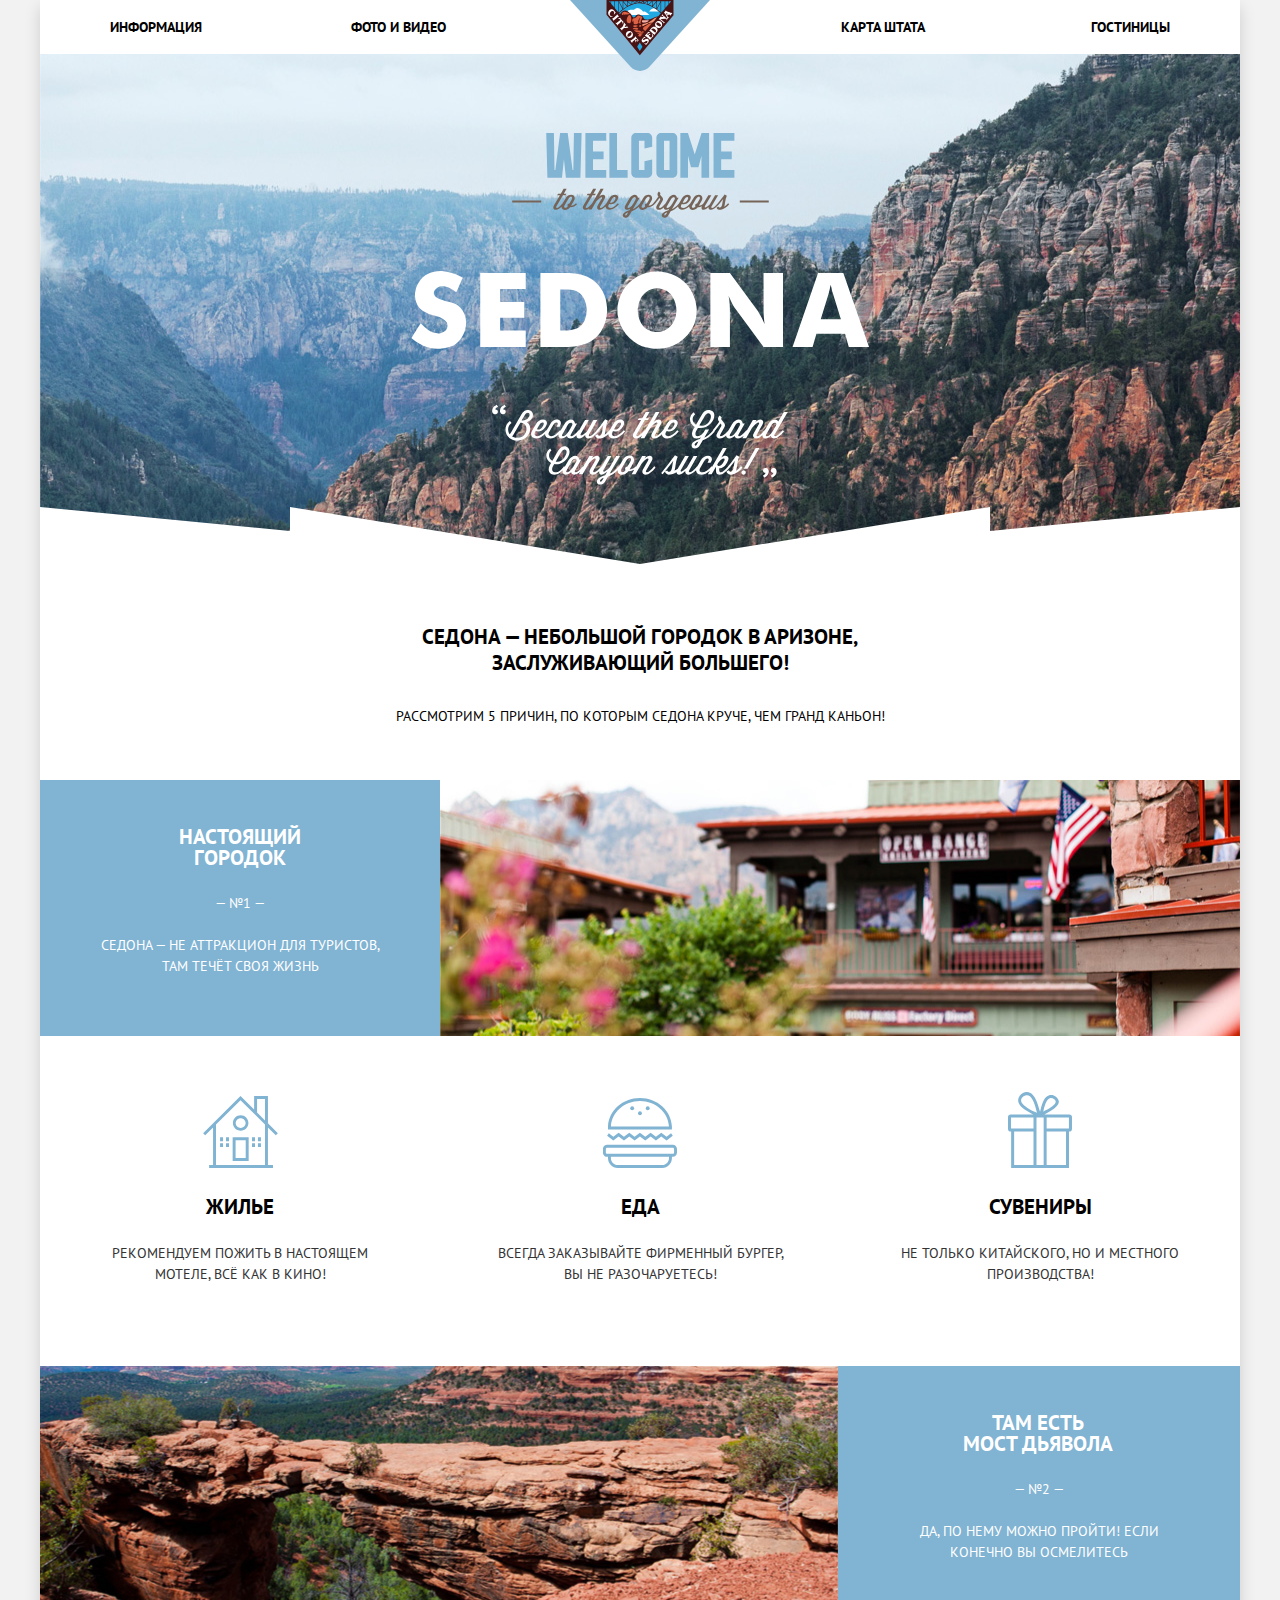
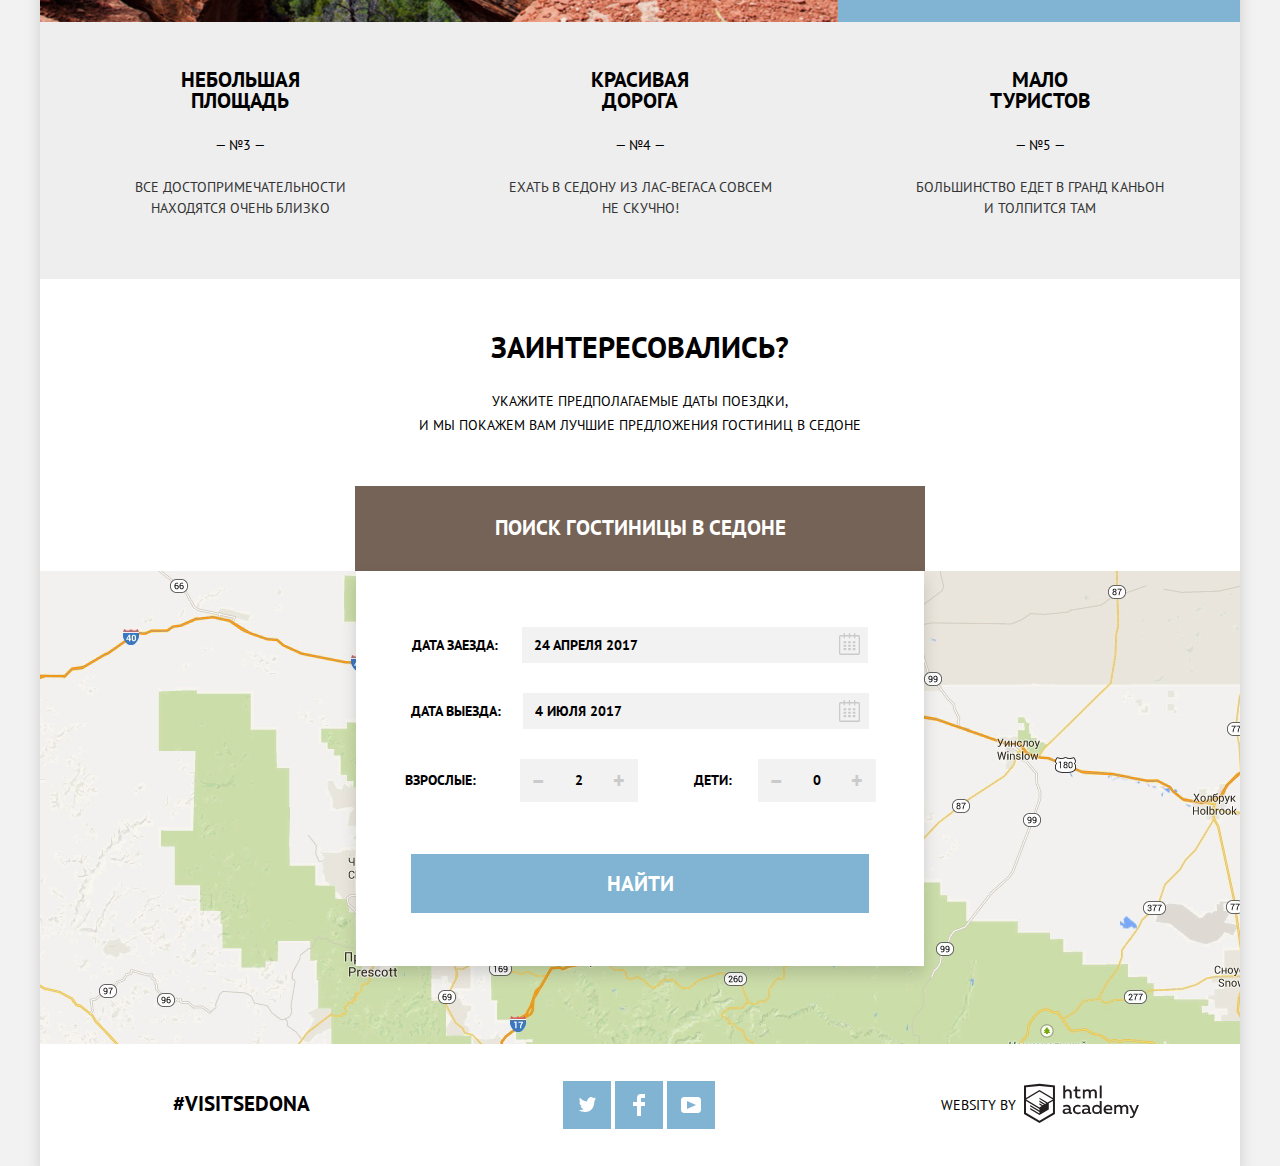
<file: index.html>
<!DOCTYPE html>
<html lang="ru">
<head>
	<meta charset="UTF-8">
	<meta name="viewport" content="width=device-width, initial-scale=1">
	<title>Sedona</title>
	<link rel="stylesheet" href="css/normalize.css" type="text/css"/>
	<link rel="stylesheet" href="css/style.min.css" type="text/css"/>
</head>
 	<body>
	 	<div class="container">
			<header class="header">
				<a class="header-logo" href="index.html">
					<img src="img/svg-sedona/logo-sedona.svg" width="140" height="71" alt="логотип Седоны">
				</a>
				<nav class="navigation">
					<div class="navigation__list">
						<ul class="navigation__position">
							<li class="navigation__list-item">
								<a href="#" aria-label="перейти к информации">Информация</a>
							</li>
							<li class="navigation__list-item">
								<a href="#" aria-label="перейти в фото и видио">Фото и Видео</a>
							</li>
							<li class="navigation__list-item">
								<a href="#" aria-label="перейти к карте штата">Карта штата</a>
							</li>
							<li class="navigation__list-item">
								<a href="catalog.html" aria-label="перейти в список гостиниц">Гостиницы</a>
							</li>
						</ul>
					</div>
				</nav>
			</header>
				<main>
					<div class="welcom exmpl">
						<img class="welcom-sedona" src="img/svg-sedona/intro-welcome.svg" width="459" height="353" alt="welcom to sedona">
					</div>
						<section class="content white-background">
							<div class="content-information">
								<h3 class="content-info">Седона&nbsp;&mdash;&nbsp;небольшой&nbsp;городок&nbsp;в&nbsp;Аризоне, заслуживающий большего!</h3>
								<p class="content-info__item">Рассмотрим 5 причин, по которым Седона круче, чем гранд каньон!</p>
							</div>
						<div class="reason-list">
							<div class="main-reasons fact">
								<div class="main-reasons-item">
									<h3>Настоящий городок</h3>
									<p class="main-reasons-item__number">&mdash; №1 &mdash;</p>
									<p class="add-info">Седона &mdash; не аттракцион для туристов, там течёт своя жизнь</p>
								</div>
								<div class="main-reasons-item-photo house">
								</div>
							</div>
							<div class="advantages white-background">
								<div class="advantages-item icon-1">
									<div class="info">
										<h4>Жилье</h4>
										<p class="add-info">Рекомендуем пожить в настоящем мотеле, всё как в кино!</p>
									</div>
								</div>
								<div class="advantages-item icon-3">
									<div class="info">
										<h4>Еда</h4>
										<p class="add-info">Всегда&nbsp;заказывайте&nbsp;фирменный&nbsp;бургер, вы не разочаруетесь!</p>
									</div>
								</div>
								<div class="advantages-item icon-2">
									<div class="info">
										<h4>Сувениры</h4>
										<p class="add-info">Не только китайского, но и местного производства!</p>
									</div>
								</div>
							</div>
							<div class="main-reasons arround">
								<div class="main-reasons-item">
									<h3>Там&nbsp;есть мост&nbsp;дьявола</h3>
									<p class="main-reasons-item__number">&mdash; №2 &mdash;</p>
									<p class="add-info bridge-info">Да, по нему можно пройти! Если конечно вы осмелитесь</p>
								</div>
								<div class="main-reasons-item-photo bridge">
								</div>
							</div>
							<div class="advantages white-background">
								<div class="advantages-item__reasons">
									<h3>Небольшая площадь</h3>
									<p class="main-reasons-item__number">&mdash; №3 &mdash;</p>
									<p class="add-info">Все достопримечательности находятся очень близко</p>
								</div>
								<div class="advantages-item__reasons">
									<h3>Красивая дорога</h3>
									<p class="main-reasons-item__number">&mdash; №4 &mdash;</p>
									<p class="add-info">Ехать в&nbsp;Седону из&nbsp;Лас-Вегаса совсем не&nbsp;скучно!</p>
								</div>
								<div class="advantages-item__reasons">
									<h3>Мало туристов</h3>
									<p class="main-reasons-item__number">&mdash; №5 &mdash;</p>
									<p class="add-info">Большинство едет в&nbsp;гранд каньон и&nbsp;толпится там</p>
								</div>
							</div>
						</div>
					</section>
					<section class="offer white-background">
						<div class="offer-info">
							<h2>Заинтересовались?</h2>
							<p>Укажите&nbsp;предполагаемые&nbsp;даты&nbsp;поездки, и&nbsp;мы&nbsp;покажем&nbsp;вам&nbsp;лучшие&nbsp;предложения&nbsp;гостиниц в&nbsp;седоне</p>
							<button class="search-hotel__legend" type="button" aria-label="открыть поиск гостиницы">Поиск гостиницы в седоне</button>
						</div>
						<div class="map">
							<iframe src="https://www.google.com/maps/embed?pb=!1m18!1m12!1m3!1d836598.5008993906!2d-112.26514803550174!3d35.00763396758358!2m3!1f0!2f0!3f0!3m2!1i1024!2i768!4f13.1!3m3!1m2!1s0x872da132f942b00d%3A0x5548c523fa6c8efd!2z0KHQtdC00L7QvdCwLCDQkNGA0LjQt9C-0L3QsCA4NjMzNiwg0KHQqNCQ!5e0!3m2!1sru!2sru!4v1562358880909!5m2!1sru!2sru" width="1200" height="473" style="border:0" allowfullscreen></iframe>
							<section class="modal form-search">
								<h2 class="visually-hidden">Поиск гостиницы</h2>
								<form class="offer-search" action="#" method="POST">
									<div class="search-hotel__list">
										<div class="search-hotel__list_date">
											<div class="form__item arrival">
									      		<label class="form__item-date" for="date__arrival">Дата заезда:</label>
									      		<input class="form__item-date_number" type="text" name="date-arrival" id="date__arrival" value="24 апреля 2017">
									      		<button type="button" class="calendar" aria-label="выбор даты заезда">
									      			<svg xmlns="http://www.w3.org/2000/svg" width="21" height="22" viewBox="0 0 21 22"><path d="M19.251 2.025h-2.845V.648c0-.381-.294-.689-.656-.689-.363 0-.656.308-.656.689v1.377h-3.938V.648c0-.381-.294-.689-.655-.689-.363 0-.657.308-.657.689v1.377H5.906V.648c0-.381-.294-.689-.656-.689-.363 0-.657.308-.657.689v1.377H1.75C.784 2.025 0 2.847 0 3.862v16.302C0 21.179.784 22 1.75 22h17.501c.966 0 1.749-.821 1.749-1.836V3.862c0-1.015-.783-1.837-1.749-1.837zm.437 18.139a.448.448 0 0 1-.437.459H1.75a.45.45 0 0 1-.438-.459V3.862a.45.45 0 0 1 .438-.459h2.844v1.378c0 .381.294.689.657.689.362 0 .656-.308.656-.689V3.403h3.938v1.378c0 .381.294.689.657.689.361 0 .655-.308.655-.689V3.403h3.938v1.378c0 .381.293.689.656.689.362 0 .656-.308.656-.689V3.403h2.845c.241 0 .437.206.437.459v16.302z"/><path d="M4.594 8.225h2.625v2.066H4.594zM4.594 11.668h2.625v2.067H4.594zM4.594 15.112h2.625v2.066H4.594zM9.188 15.112h2.625v2.066H9.188zM9.188 11.668h2.625v2.067H9.188zM9.188 8.225h2.625v2.066H9.188zM13.781 15.112h2.625v2.066h-2.625zM13.781 11.668h2.625v2.067h-2.625zM13.781 8.225h2.625v2.066h-2.625z"/></svg>
									      		</button>
									      	</div>
									      	<div class="form__item departure">
									      		<label class="form__item-date" for="date__departure">Дата выезда:</label>
								      			<input class="form__item-date_number" type="text" name="date-departure" id="date__departure" value="4 июля 2017">
								      			<button type="button" class="calendar-1" aria-label="выбор даты выезда">
									      			<svg xmlns="http://www.w3.org/2000/svg" width="21" height="22" viewBox="0 0 21 22"><path d="M19.251 2.025h-2.845V.648c0-.381-.294-.689-.656-.689-.363 0-.656.308-.656.689v1.377h-3.938V.648c0-.381-.294-.689-.655-.689-.363 0-.657.308-.657.689v1.377H5.906V.648c0-.381-.294-.689-.656-.689-.363 0-.657.308-.657.689v1.377H1.75C.784 2.025 0 2.847 0 3.862v16.302C0 21.179.784 22 1.75 22h17.501c.966 0 1.749-.821 1.749-1.836V3.862c0-1.015-.783-1.837-1.749-1.837zm.437 18.139a.448.448 0 0 1-.437.459H1.75a.45.45 0 0 1-.438-.459V3.862a.45.45 0 0 1 .438-.459h2.844v1.378c0 .381.294.689.657.689.362 0 .656-.308.656-.689V3.403h3.938v1.378c0 .381.294.689.657.689.361 0 .655-.308.655-.689V3.403h3.938v1.378c0 .381.293.689.656.689.362 0 .656-.308.656-.689V3.403h2.845c.241 0 .437.206.437.459v16.302z"/><path d="M4.594 8.225h2.625v2.066H4.594zM4.594 11.668h2.625v2.067H4.594zM4.594 15.112h2.625v2.066H4.594zM9.188 15.112h2.625v2.066H9.188zM9.188 11.668h2.625v2.067H9.188zM9.188 8.225h2.625v2.066H9.188zM13.781 15.112h2.625v2.066h-2.625zM13.781 11.668h2.625v2.067h-2.625zM13.781 8.225h2.625v2.066h-2.625z"/></svg>
									      		</button>
								      		</div>
								      		</div>
							      			<div class="form-other">
								      			<div class="form-other__info">
									      			<label class="form-other__info-item" for="number_adults">Взрослые:</label>
									      				<div class="abults_name_item adults">
								 							<input type="button" value="&ndash;" class="abults-item minus" aria-label="уменьшить количество взрослых">
								 							<input type="text" value="2" name="quantity" id="number_adults" class="entry-field" aria-label="количество взрослых">
								 							<input type="button" value="+" class="abults-item plus" aria-label="увеличить количество взрослых">
								      					</div>
								      				</div>
								      			<div class="form-other__info">
									      			<label class="form-other__info-item" for="number_children">Дети:</label>
									      			<div class="abults_name_item children">
										      			<input type="button" value="&ndash;" class="abults-item minus" aria-label="уменьшить количество детей">
								 						<input type="text" value="0" name="children" id="number_children" class="entry-field"  aria-label="количество детей">
								 						<input type="button" value="+" class="abults-item plus" aria-label="увеличить количество детей">
								      				</div>
								      			</div>
								      		</div>
								      		<button type="submit" class="search-hotel__find" aria-label="Найти гостиницу">Найти</button>
								      	</div>
						      		</form>
								</section>
							</div>
					</section>
				</main>
				<footer class="footer white-background">
					<a class="info-insta" href="https://www.instagram.com/visitsedona/" aria-label="Седона в инстаграмме" target="_blank">
						#visitsedona
					</a>
					<ul class="social-list">
					    <li class="social-list__item">
					        <a class="social-list__item-link" href="https://twitter.com/sedona"  target="_blank" aria-label="Седона в твиттере">
					         	<svg xmlns="http://www.w3.org/2000/svg" xmlns:xlink="http://www.w3.org/1999/xlink" width="17" height="15" viewBox="0 0 17 15"><path fill="#FFF" d="M10.95.144c1.685-.496 2.984.27 3.577 1.179.673-.231 1.331-.481 2.011-.708a2.345 2.345 0 0 1-.857 1.768c.685.17 1.304-.491 1.304-.491-.169 1-1.0061.788-1.563 2.024-.231 6.75-3.175 11.217-10.077 11.082h-.446c-.41 0-4.164-.46-4.898-1.887 2.271.196 3.893-.422 4.693-1.177-.96-.3-2.679-.477-2.979-2.95.349.106.564.228 1.19.119C1.705 8.247.374 7.53.448 5.33c.285.328 1.067.536 1.34.472C1.085 5.561-.182 2.442.894.85c1.818 1.854 3.735 3.606 7.152 3.773C8.254 2.33 9.183.793 10.95.144z"/></svg>
					        </a>
					    </li>
					    <li class="social-list__item">
					        <a class="social-list__item-link" href="https://www.facebook.com/VisitSedona/" target="_blank" aria-label="Седона в фейсбуке">
					          	<svg xmlns="http://www.w3.org/2000/svg" width="12" height="22" viewBox="0 0 12 22"><path fill="#FFF" d="M12 4V0H8a4 4 0 0 0-4 4v4H0v4h4v10h4V12h4V8H8V4h4z"/></svg>
					        </a>
					   	</li>
					    <li class="social-list__item">
					        <a class="social-list__item-link" href="https://www.youtube.com/channel/UC7kEZOgVksv4yH7hQfr-PAA" target="_blank" aria-label="Седона в ютубе">
					          	<svg xmlns="http://www.w3.org/2000/svg" xmlns:xlink="http://www.w3.org/1999/xlink" width="20" height="16" viewBox="0 0 20 16"><path fill="#FFF" d="M17 0H3C1.35 0 0 1.35 0 3v10c0 1.65 1.35 3 3 3h14c1.65 0 3-1.35 3-3V3c0-1.65-1.35-3-3-3zM6.027 11.998V4.002L15.014 8l-8.987 3.998z"/></svg>
					        </a>
					    </li>
					</ul>
					<a class="copyright-logo white-background" href="https://htmlacademy.ru/intensive/htmlcss" target="_blank" lang="en" aria-label="Перейти на сайт HTML Academy">
					    <p>Websity by</p>
					    <div class="copyright-logo-image">
					      	<svg id="Layer_1" data-name="Layer 1" xmlns="http://www.w3.org/2000/svg" viewBox="0 0 108.08 36.85"><title>logo-htmlacademy-small</title><path d="M44.61,26.88a2,2,0,0,0,.55-0.1v1.33a3.25,3.25,0,0,1-1.18.21,1.67,1.67,0,0,1-1.67-1,4.84,4.84,0,0,1-3.14,1.08c-1.51,0-2.91-.83-2.91-2.55,0-2.13,2-2.79,3.71-2.79a11.08,11.08,0,0,1,2.17.25v-0.3c0-1-.76-1.77-2.19-1.77a7.42,7.42,0,0,0-3,.64v-1.7a10.21,10.21,0,0,1,3.19-.55c2.36,0,3.81,1.12,3.81,3.65v3a0.54,0.54,0,0,0,.49.59h0.17Zm-6.44-1.13A1.35,1.35,0,0,0,39.63,27h0.11a3.39,3.39,0,0,0,2.41-1V24.58a9.72,9.72,0,0,0-1.81-.21c-1,0-2.16.33-2.16,1.38h0Zm12.36-6.11a5,5,0,0,1,2.57.64V22a4.08,4.08,0,0,0-2.3-.7,2.75,2.75,0,1,0,0,5.49,5,5,0,0,0,2.43-.64v1.71a6.27,6.27,0,0,1-2.76.57A4.21,4.21,0,0,1,46,24.51q0-.21,0-0.41a4.32,4.32,0,0,1,4.18-4.46h0.38Zm12.17,7.24a2,2,0,0,0,.55-0.1v1.33a3.25,3.25,0,0,1-1.18.21,1.67,1.67,0,0,1-1.67-1,4.84,4.84,0,0,1-3.14,1.08c-1.51,0-2.91-.83-2.91-2.55,0-2.13,2-2.79,3.71-2.79a11.08,11.08,0,0,1,2.17.25v-0.3c0-1-.76-1.77-2.19-1.77a7.42,7.42,0,0,0-3,.64v-1.7a10.21,10.21,0,0,1,3.19-.55c2.36,0,3.81,1.12,3.81,3.65v3a0.54,0.54,0,0,0,.49.59h0.17Zm-6.44-1.13A1.35,1.35,0,0,0,57.73,27h0.11a3.39,3.39,0,0,0,2.41-1V24.58a9.72,9.72,0,0,0-1.81-.21c-1.06,0-2.16.33-2.16,1.38h0ZM73,16V28.2H71.35V26.88a3.88,3.88,0,0,1-3.19,1.54,4.4,4.4,0,0,1,0-8.78,3.81,3.81,0,0,1,3,1.3V16H73Zm-4.53,5.22a2.76,2.76,0,1,0,0,5.52A2.86,2.86,0,0,0,71.15,25V23A2.91,2.91,0,0,0,68.49,21.27ZM79,19.64c3.31,0,4.46,2.68,3.92,5.09H76.7c0.21,1.5,1.67,2.11,3.19,2.11a6.11,6.11,0,0,0,2.64-.59v1.6a7.14,7.14,0,0,1-3,.57C77,28.42,74.78,27,74.78,24a4.18,4.18,0,0,1,4-4.39H79Zm0.09,1.54a2.28,2.28,0,0,0-2.44,2.1v0.06H81.3A2,2,0,0,0,79.13,21.18Zm5.73,7V19.87h1.65v1a3.81,3.81,0,0,1,2.78-1.27A2.86,2.86,0,0,1,91.89,21a4.12,4.12,0,0,1,2.91-1.33A3.06,3.06,0,0,1,98,23V28.2h-1.9V23.05a1.59,1.59,0,0,0-1.42-1.75H94.42a2.8,2.8,0,0,0-2.07,1.12V28.2h-1.9V23.05A1.59,1.59,0,0,0,89,21.31H88.8a3,3,0,0,0-2.21,1.29v5.63H84.86Zm21.31-8.33h1.9l-3.91,9.46c-0.9,2.17-2.09,2.86-3.35,2.86a4.76,4.76,0,0,1-1.1-.14V30.46a2.86,2.86,0,0,0,.85.12c0.9,0,1.58-.64,2.07-1.9l0.17-.42-4-8.4h2l2.86,6.29ZM38.73,1.46V6.22a3.81,3.81,0,0,1,2.7-1.14,3.25,3.25,0,0,1,3.44,3.4v5.15H43V8.72a1.81,1.81,0,0,0-1.61-2h-0.3a2.93,2.93,0,0,0-2.32,1.39v5.52h-1.9V1.46h1.9ZM49.94,2.31v3h3V6.91h-3v3.81c0,1.1.5,1.46,1.58,1.46a4.49,4.49,0,0,0,1.69-.33v1.6A6.8,6.8,0,0,1,51,13.8a2.55,2.55,0,0,1-2.86-2.74V6.89H46.58V5.26h1.5V2.74Zm5.4,11.31V5.28H57v1A3.81,3.81,0,0,1,59.77,5a2.86,2.86,0,0,1,2.6,1.33A4.12,4.12,0,0,1,65.28,5,3.06,3.06,0,0,1,68.44,8.4v5.21h-1.9V8.46a1.59,1.59,0,0,0-1.42-1.75H64.89a2.8,2.8,0,0,0-2.07,1.12v5.78h-1.9V8.46A1.59,1.59,0,0,0,59.5,6.71H59.27A3,3,0,0,0,57.06,8v5.63H55.34ZM71.17,1.45H73V13.6H71.17V1.45ZM14.71,0H14.55L0,1.54V28.21l14.55,8.66,14.55-8.66V1.54Zm12.5,27.1L14.55,34.64,1.9,27.12V16.18l12.59,7.5V25L5.86,19.9v1.31l8.68,5.21v1.39L5.87,22.65V24l8.68,5.21,8.75-5.24V18.31L27.2,16V27.12Zm0-12.53-3.48,2-1.6,1L14.51,13v1.31L21,18.23H21l-0.14.09-1,.54-5.37-3.2V17l4.24,2.52-1,.67-3.2-1.9v1.31l2.1,1.24L14.5,22.1,2,14.65,14.51,7.11Zm0-1.32L14.49,5.76,1.91,13.25v-10L14.56,1.92,27.21,3.25v10h0Z" transform="translate(0 -0.02)" fill="#231f20"/></svg>
					    </div>
					</a>
				</footer>
			</div>
			<script type="text/javascript" src="js/javaScript.min.js"></script>
		</body>
	</html>
</file>
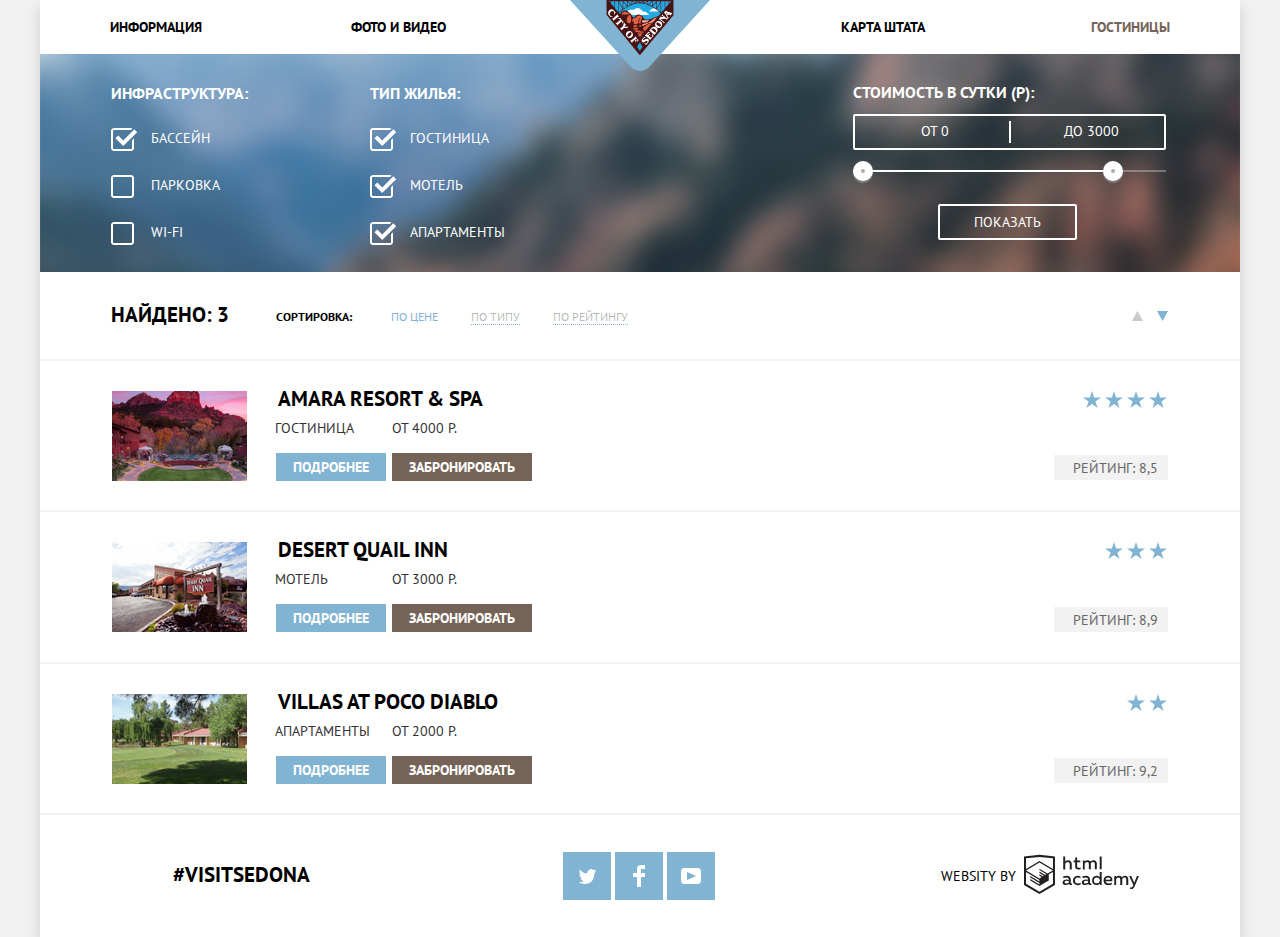
<file: catalog.html>
<!DOCTYPE html>
<html lang="ru">
<head>
	<meta charset="UTF-8">
	<meta name="viewport" content="width=device-width, initial-scale=1">
	<title>Sedona</title>
	<link rel="stylesheet" href="css/normalize.css" type="text/css"/>
	<link rel="stylesheet" href="css/style.min.css" type="text/css"/>
</head>
	<body>
		<div class="container">
			<header class="header">
				<a class="header-logo" href="index.html">
					<img src="img/svg-sedona/logo-sedona.svg" width="140" height="71" alt="логотип Седоны">
				</a>
				<nav class="navigation">
						<div class="navigation__list">
						<ul class="navigation__position">
							<li class="navigation__list-item">
								<a href="#" aria-label="перейти к информации">Информация</a>
							</li>
							<li class="navigation__list-item">
								<a href="#" aria-label="перейти в фото и видио">Фото и Видео</a>
							</li>
							<li class="navigation__list-item">
								<a href="#" aria-label="перейти к карте штата">Карта штата</a>
							</li>
							<li class="navigation__list-item active-navigation__link">
								<a href="catalog.html" aria-label="перейти в список гостиниц">Гостиницы</a>
							</li>
						</ul>
					</div>
				</nav>
				</header>
			<main>
				<section class="sort">
				 	<h2 class="visually-hidden">Параметры гостиницы</h2>
					<form action="#" method="GET" class="filter__option">
					  <div class="sort-items infrastructure">
						<h4>Инфраструктура:</h4>
							<ul class="filter-list__item infrustructure">
								<li class="infrustructure-list__item">
									<input type="checkbox" name="pool" id="filter-pool" checked="checked" class="filter-list__item-checkbox visually-hidden">
									<label for="filter-pool" class="filter-list__item-label">Бассейн</label>
								</li>
								<li class="infrustructure-list__item">
									<input type="checkbox" id="filter-parking" name="parking" class="filter-list__item-checkbox visually-hidden">
									<label for="filter-parking" class="filter-list__item-label">Парковка</label>
								</li>
								<li class="infrustructure-list__item">
								<input type="checkbox" name="Wi-Fi" id="filter-Wi-Fi" class="filter-list__item-checkbox visually-hidden">
								<label for="filter-Wi-Fi" class="filter-list__item-label">Wi-Fi</label>
								</li>
							</ul>
						</div>
						<div class="sort-items type">
						  <h4>Тип жилья:</h4>
							<ul class="filter-list__item">
								<li class="infrustructure-list__item">
									<input type="checkbox" id="filter-hotel" name="hotel" class="filter-list__item-checkbox visually-hidden" checked="checked">
									<label for="filter-hotel" class="filter-list__item-label">Гостиница</label>
								</li>
								<li class="infrustructure-list__item">
									<input type="checkbox" id="filter-motel" name="motel" class="filter-list__item-checkbox visually-hidden" checked="checked">
									<label for="filter-motel" class="filter-list__item-label">Мотель</label>
								</li>
								<li class="infrustructure-list__item">
									<input type="checkbox" id="filter-apartments" name="apartments" class="filter-list__item-checkbox visually-hidden" checked="checked">
									<label for="filter-apartments" class="filter-list__item-label">Aпартаменты</label>
								</li>
							</ul>
						</div>
						<div class="filter-range">
					      <div class="filter-range-title">Стоимость в сутки (р):</div>
					      <div class="price-controls">
					        <label class="min-price">от <input type="text" name="min-price" value="0" aria-label="минимальная стоимость гостиницы"></label>
					        <label class="max-price">до <input type="text" name="max-price" value="3000" aria-label="максимальная стоимость гостиницы"></label>
					      </div>
					      <div class="range-controls">
					        <div class="scale">
					          <div class="bar"></div>
					        </div>
					        <div class="range-toggle range-toggle-min"></div>
					        <div class="range-toggle range-toggle-max"></div>
					      </div>
					      <button class="btn-transparent" type="submit" aria-label="показать подходящие гостиницы">Показать</button>
					    </div>
				    </form>
				</section>
				<section class="hotels">
					<h2 class="visually-hidden">Найдено</h2>
	     				<div class="sorting">
						  	<div class="sorting-left">
						    	<p class="sorting-title">
						      		Найдено:&nbsp;3
						    	</p>
						    	<div class="sorting-options">
						      		<h6 class="sorting-options__title">
						       			Сортировка:
						      		</h6>
						      		<ul class="sorting-options__list">
							        	<li class="sorting-options__list-item">
							          		<a class="active_link" href="#" aria-label="сортировать по цене гостиниц">По цене</a>
							       		</li>
							        	<li class="sorting-options__list-item">
							          		<a href="#" aria-label="сортировать по типу гостиниц">По типу</a>
								        </li>
								        <li class="sorting-options__list-item">
								          	<a href="#" aria-label="сортировать по типу гостиниц">По рейтингу</a>
								        </li>
						      		</ul>
						    	</div>
						  	</div>
			  				<div class="sorting-order">
		     					<a class="sorting-order__up" id="up" href="#" aria-label="показать с начала списка">
		     						<svg xmlns="http://www.w3.org/2000/svg" width="11" height="10" viewBox="0 0 11 10"><path fill="#231F20" d="M5.5 0L0 10h11z"/></svg>
		     					</a>
		     					<a class="sorting-order__down active_link_down" id="down" href="#" aria-label="показать с конца списка">
		     						<svg xmlns="http://www.w3.org/2000/svg" width="11" height="10" viewBox="0 0 11 10"><path fill="#231F20" d="M5.5 10L0 0h11"/></svg>
		     					</a>
	  						</div>
	  					</div>
				</section>
					<h1 class="visually-hidden">Результаты поиска</h1>
					<div class="results__item white-background">
						<div class="results__item-info">
							<div class="results__item-photo">
				 				<img src="img/jpeg/hotel-picture.jpg" width="135" height="90" alt="Amara Resort & Spa">
				 			</div>
							<div class="results__item-about">
							<a href="#" class="results__item-name" lang="en" aria-label="перейти к просмотру гостиницы">Amara Resort & Spa</a>
				 				<div class="results__item-type">
					 				<p class="results__type-apartment">Гостиница</p>
						 			<p class="results__item-low-price">От 4000 Р.</p>
								</div>
								<div class="result_item-action">
					 				<a href="#" class="results__item-action__more-info" aria-label="Подробнее о гостинице">Подробнее</a>
					 				<a href="#" class="results__item-action__book" aria-label="Забронировать гостиницу">Забронировать</a>
								</div>
							</div>
						</div>
						<div class="results__item-rating">
							<div class="results__item-rating-stars">
								<img src="img/svg-sedona/star.svg" width="18" height="17" alt="4 out of 5 stars">
								<img src="img/svg-sedona/star.svg" width="18" height="17" alt="">
								<img src="img/svg-sedona/star.svg" width="18" height="17" alt="">
								<img src="img/svg-sedona/star.svg" width="18" height="17" alt="">
							</div>
							<div class="results__item-rating-numbers">
								<a class="results__item-rating-numbers" href="#" aria-label="Рейтинг гостиницы">Рейтинг: 8,5</a>
							</div>
						</div>
					</div>
					<div class="results__item white-background">
						<div class="results__item-info">
							<div class="results__item-photo">
								<img src="img/jpeg/hotel-picture-2.jpg" width="135" height="90" alt="Desert Quail Inn">
							</div>
							<div class="results__item-about">
					 			<a href="#" class="results__item-name" lang="en" aria-label="перейти к просмотру гостиницы">Desert Quail Inn</a>
					 			<div class="results__item-type">
									<p class="results__type-apartment">Мотель</p>
									<p class="results__item-low-price">От 3000 Р.</p>
								</div>
								<div class="result_item-action">
									<a href="#" class="results__item-action__more-info" aria-label="Подробнее о гостинице">Подробнее</a>
					 				<a href="#" class="results__item-action__book" aria-label="Забронировать гостиницу">Забронировать</a>
					 			</div>
							</div>
						</div>
						<div class="results__item-rating">
							<div class="results__item-rating-stars">
								<img src="img/svg-sedona/star.svg" width="18" height="17" alt="3 out of 5 stars">
								<img src="img/svg-sedona/star.svg" width="18" height="17" alt="">
								<img src="img/svg-sedona/star.svg" width="18" height="17" alt="">
							</div>
							<div class="results__item-rating-numbers">
								<a class="results__item-rating-numbers" href="#" aria-label="Рейтинг гостиницы">Рейтинг: 8,9</a>
							</div>
						</div>
					</div>
					<div class="results__item white-background">
						<div class="results__item-info">
							<div class="results__item-photo">
				 				<img src="img/jpeg/hotel-picture-3.jpg" width="135" height="90" alt="Villas at Poco Diablo"> 
				 			</div>
				 			<div class="results__item-about">
								<a href="#" class="results__item-name" lang="en" aria-label="перейти к просмотру гостиницы">Villas at Poco Diablo</a>
								<div class="results__item-type">
				 					<p class="results__type-apartment">Апартаменты</p>
				 					<p class="results__item-low-price">От 2000 Р.</p>
								</div>
								<div class="result_item-action">
									<a href="#" class="results__item-action__more-info" aria-label="Подробнее о гостинице">Подробнее</a>
					 				<a href="#" class="results__item-action__book" aria-label="Забронировать гостиницу">Забронировать</a>
					 			</div>
							</div>
						</div>
						<div class="results__item-rating">
							<div class="results__item-rating-stars">
								<img src="img/svg-sedona/star.svg" width="18" height="17" alt="2 out of 5 stars">
								<img src="img/svg-sedona/star.svg" width="18" height="17" alt="">
							</div>
							<div class="results__item-rating-numbers">
				        		<a class="results__item-rating-numbers" href="#" aria-label="Рейтинг гостиницы">Рейтинг: 9,2</a>
				   			</div>
						</div>
					</div>
			</main>
			<footer class="footer white-background">
				<a class="info-insta" href="https://www.instagram.com/visitsedona/" aria-label="Седона в инстаграмме" target="_blank">
					#visitsedona
				</a>
		         <ul class="social-list">
		          	<li class="social-list__item">
		          		<a class="social-list__item-link" href="https://twitter.com/sedona"  target="_blank" aria-label="Седона в твиттере">
		          			<svg xmlns="http://www.w3.org/2000/svg" xmlns:xlink="http://www.w3.org/1999/xlink" width="17" height="15" viewBox="0 0 17 15"><path fill="#FFF" d="M10.95.144c1.685-.496 2.984.27 3.577 1.179.673-.231 1.331-.481 2.011-.708a2.345 2.345 0 0 1-.857 1.768c.685.17 1.304-.491 1.304-.491-.169 1-1.006 1.788-1.563 2.024-.231 6.75-3.175 11.217-10.077 11.082h-.446c-.41 0-4.164-.46-4.898-1.887 2.271.196 3.893-.422 4.693-1.177-.96-.3-2.679-.477-2.979-2.95.349.106.564.228 1.19.119C1.705 8.247.374 7.53.448 5.33c.285.328 1.067.536 1.34.472C1.085 5.561-.182 2.442.894.85c1.818 1.854 3.735 3.606 7.152 3.773C8.254 2.33 9.183.793 10.95.144z"/></svg>
		          		</a>
		          	</li>
		          	<li class="social-list__item">
		          		<a class="social-list__item-link" href="https://www.facebook.com/VisitSedona/" target="_blank" aria-label="Седона в фейсбуке">
		          			<svg xmlns="http://www.w3.org/2000/svg" width="12" height="22" viewBox="0 0 12 22"><path fill="#FFF" d="M12 4V0H8a4 4 0 0 0-4 4v4H0v4h4v10h4V12h4V8H8V4h4z"/>
		          			</svg>
		          		</a>
		          	</li>
		          	<li class="social-list__item">
		          		<a class="social-list__item-link" href="https://www.youtube.com/channel/UC7kEZOgVksv4yH7hQfr-PAA" target="_blank" aria-label="Седона в ютубе">
		          			<svg xmlns="http://www.w3.org/2000/svg" xmlns:xlink="http://www.w3.org/1999/xlink" width="20" height="16" viewBox="0 0 20 16"><path fill="#FFF" d="M17 0H3C1.35 0 0 1.35 0 3v10c0 1.65 1.35 3 3 3h14c1.65 0 3-1.35 3-3V3c0-1.65-1.35-3-3-3zM6.027 11.998V4.002L15.014 8l-8.987 3.998z"/></svg>
		          		</a>
		          	</li>
		        </ul>
		      	<a class="copyright-logo white-background" href="https://htmlacademy.ru/intensive/htmlcss" target="_blank" lang="en" aria-label="Перейти на сайт HTML Academy">
			      	<p>Websity by</p>
			      	<div class="copyright-logo-image">
			      	<svg id="Layer_1" data-name="Layer 1" xmlns="http://www.w3.org/2000/svg" viewBox="0 0 108.08 36.85"><title>logo-htmlacademy-small</title><path d="M44.61,26.88a2,2,0,0,0,.55-0.1v1.33a3.25,3.25,0,0,1-1.18.21,1.67,1.67,0,0,1-1.67-1,4.84,4.84,0,0,1-3.14,1.08c-1.51,0-2.91-.83-2.91-2.55,0-2.13,2-2.79,3.71-2.79a11.08,11.08,0,0,1,2.17.25v-0.3c0-1-.76-1.77-2.19-1.77a7.42,7.42,0,0,0-3,.64v-1.7a10.21,10.21,0,0,1,3.19-.55c2.36,0,3.81,1.12,3.81,3.65v3a0.54,0.54,0,0,0,.49.59h0.17Zm-6.44-1.13A1.35,1.35,0,0,0,39.63,27h0.11a3.39,3.39,0,0,0,2.41-1V24.58a9.72,9.72,0,0,0-1.81-.21c-1,0-2.16.33-2.16,1.38h0Zm12.36-6.11a5,5,0,0,1,2.57.64V22a4.08,4.08,0,0,0-2.3-.7,2.75,2.75,0,1,0,0,5.49,5,5,0,0,0,2.43-.64v1.71a6.27,6.27,0,0,1-2.76.57A4.21,4.21,0,0,1,46,24.51q0-.21,0-0.41a4.32,4.32,0,0,1,4.18-4.46h0.38Zm12.17,7.24a2,2,0,0,0,.55-0.1v1.33a3.25,3.25,0,0,1-1.18.21,1.67,1.67,0,0,1-1.67-1,4.84,4.84,0,0,1-3.14,1.08c-1.51,0-2.91-.83-2.91-2.55,0-2.13,2-2.79,3.71-2.79a11.08,11.08,0,0,1,2.17.25v-0.3c0-1-.76-1.77-2.19-1.77a7.42,7.42,0,0,0-3,.64v-1.7a10.21,10.21,0,0,1,3.19-.55c2.36,0,3.81,1.12,3.81,3.65v3a0.54,0.54,0,0,0,.49.59h0.17Zm-6.44-1.13A1.35,1.35,0,0,0,57.73,27h0.11a3.39,3.39,0,0,0,2.41-1V24.58a9.72,9.72,0,0,0-1.81-.21c-1.06,0-2.16.33-2.16,1.38h0ZM73,16V28.2H71.35V26.88a3.88,3.88,0,0,1-3.19,1.54,4.4,4.4,0,0,1,0-8.78,3.81,3.81,0,0,1,3,1.3V16H73Zm-4.53,5.22a2.76,2.76,0,1,0,0,5.52A2.86,2.86,0,0,0,71.15,25V23A2.91,2.91,0,0,0,68.49,21.27ZM79,19.64c3.31,0,4.46,2.68,3.92,5.09H76.7c0.21,1.5,1.67,2.11,3.19,2.11a6.11,6.11,0,0,0,2.64-.59v1.6a7.14,7.14,0,0,1-3,.57C77,28.42,74.78,27,74.78,24a4.18,4.18,0,0,1,4-4.39H79Zm0.09,1.54a2.28,2.28,0,0,0-2.44,2.1v0.06H81.3A2,2,0,0,0,79.13,21.18Zm5.73,7V19.87h1.65v1a3.81,3.81,0,0,1,2.78-1.27A2.86,2.86,0,0,1,91.89,21a4.12,4.12,0,0,1,2.91-1.33A3.06,3.06,0,0,1,98,23V28.2h-1.9V23.05a1.59,1.59,0,0,0-1.42-1.75H94.42a2.8,2.8,0,0,0-2.07,1.12V28.2h-1.9V23.05A1.59,1.59,0,0,0,89,21.31H88.8a3,3,0,0,0-2.21,1.29v5.63H84.86Zm21.31-8.33h1.9l-3.91,9.46c-0.9,2.17-2.09,2.86-3.35,2.86a4.76,4.76,0,0,1-1.1-.14V30.46a2.86,2.86,0,0,0,.85.12c0.9,0,1.58-.64,2.07-1.9l0.17-.42-4-8.4h2l2.86,6.29ZM38.73,1.46V6.22a3.81,3.81,0,0,1,2.7-1.14,3.25,3.25,0,0,1,3.44,3.4v5.15H43V8.72a1.81,1.81,0,0,0-1.61-2h-0.3a2.93,2.93,0,0,0-2.32,1.39v5.52h-1.9V1.46h1.9ZM49.94,2.31v3h3V6.91h-3v3.81c0,1.1.5,1.46,1.58,1.46a4.49,4.49,0,0,0,1.69-.33v1.6A6.8,6.8,0,0,1,51,13.8a2.55,2.55,0,0,1-2.86-2.74V6.89H46.58V5.26h1.5V2.74Zm5.4,11.31V5.28H57v1A3.81,3.81,0,0,1,59.77,5a2.86,2.86,0,0,1,2.6,1.33A4.12,4.12,0,0,1,65.28,5,3.06,3.06,0,0,1,68.44,8.4v5.21h-1.9V8.46a1.59,1.59,0,0,0-1.42-1.75H64.89a2.8,2.8,0,0,0-2.07,1.12v5.78h-1.9V8.46A1.59,1.59,0,0,0,59.5,6.71H59.27A3,3,0,0,0,57.06,8v5.63H55.34ZM71.17,1.45H73V13.6H71.17V1.45ZM14.71,0H14.55L0,1.54V28.21l14.55,8.66,14.55-8.66V1.54Zm12.5,27.1L14.55,34.64,1.9,27.12V16.18l12.59,7.5V25L5.86,19.9v1.31l8.68,5.21v1.39L5.87,22.65V24l8.68,5.21,8.75-5.24V18.31L27.2,16V27.12Zm0-12.53-3.48,2-1.6,1L14.51,13v1.31L21,18.23H21l-0.14.09-1,.54-5.37-3.2V17l4.24,2.52-1,.67-3.2-1.9v1.31l2.1,1.24L14.5,22.1,2,14.65,14.51,7.11Zm0-1.32L14.49,5.76,1.91,13.25v-10L14.56,1.92,27.21,3.25v10h0Z" transform="translate(0 -0.02)" fill="#231f20"/></svg>
			      </div>
		    	</a>
			</footer>
		</div>
   </body>
</html>
</file>
<file: css/style.min.css>
@import "https://fonts.googleapis.com/css?family=PT+Sans:400,700&display=swap&subset=cyrillic-ext";@import "https://fonts.googleapis.com/css?family=PT+Sans+Narrow:400,700&display=swap&subset=cyrillic-ext";@import "https://fonts.googleapis.com/css?family=PT+Sans+Caption:400,700&display=swap&subset=cyrillic";body{background-color:#f2f2f2;margin:0;padding:0;font-family:"PT Sans","PT Sans Narrow","PT Sans Caption",sans-serif;text-transform:uppercase}img{max-width:100%;height:auto}a{text-decoration:none;color:#000}.container{max-width:1200px;margin:0 auto;background-color:#f2f2f2;box-shadow:0 7px 15px 0 rgba(0,1,1,0.15)}.header{max-width:1200px;margin:0 auto;display:flex;align-items:center;background-color:#fff;flex-wrap:wrap}.navigation{width:100%;font-size:14px;font-weight:700;line-height:26px}.navigation__list-item{box-sizing:border-box;width:25%;padding:14px 12px;text-align:center}.navigation__list-item:nth-child(1),.navigation__list-item:nth-child(2){text-align:left}.navigation__list-item:nth-child(1){padding-left:70px}.navigation__list-item:nth-child(3),.navigation__list-item:nth-child(4){text-align:right}.navigation__list-item:nth-child(3){margin-right:4px}.navigation__list-item:nth-child(4){padding-right:70px}.navigation a{color:#000}.navigation__list a:hover{color:#81b3d2}.navigation__list a:active,.navigation__list a:focus{color:rgba(0,0,0,0.3)}.active-navigation__link a{color:#766357}.header-logo{display:block;text-align:center;position:absolute;top:0;left:50%;transform:translateX(-50%)}.navigation__position{display:flex;text-align:center;list-style:none;padding:0;margin:0}.exmpl{overflow:hidden;display:flex;justify-content:center;flex-shrink:0}.welcom{min-height:510px;background-image:url(../img/jpeg/background-photo.jpg);background-repeat:no-repeat;background-position:left 100% bottom 72%}.welcom:before{content:"";width:1200px;height:59px;position:absolute;background-image:url(../img/svg-sedona/intro-mask.svg);background-repeat:no-repeat;top:507px}.welcom-sedona{position:relative;padding:60px}.content{text-align:center}.content-info{width:440px;padding:60px 380px 27px;margin:0;line-height:1.24;font-size:21px}.content-info__item{width:489px;font-size:14px;line-height:1.86;padding:0;white-space:nowrap;margin:0 356px}.reason-list{padding-top:51px;font-size:14px}.reason-list h3{font-size:21px;font-weight:700;line-height:1;text-align:center}.arround{display:flex;flex-direction:row-reverse}.main-reasons{background-color:#81b3d2;color:#fff;display:flex}.main-reasons-item{width:400px;margin:25px 50px 59px}.main-reasons-item-photo.house{background-image:url(../img/jpeg/feature-picture-1.jpg);background-color:#add8e6 background-repeat: no-repeat;background-position:right 20% top 54%;width:100%}.bridge{background-image:url(../img/jpeg/feature-picture-2.jpg);background-color:#cd853f;background-repeat:no-repeat;background-position:right 20% top 53%;width:100%}.main-reasons-item h3{width:150px;line-height:21px;padding:0 75px 6px}.main-reasons-item .add-info{color:#fff;width:100%}.add-info{display:flex;flex-direction:column;width:284px;font-size:14px;line-height:1.5;color:#333;margin:0 auto}.white-background{background-color:#fff}.advantages{width:100%;display:flex;vertical-align:center;flex-wrap:wrap}.icon-1{background-image:url(../img/svg-sedona/icon-1.svg);background-repeat:no-repeat;width:100%;background-position:top 60px center}.icon-3{background-image:url(../img/svg-sedona/icon-3.svg);background-repeat:no-repeat;width:100%;background-position:top 62px center}.icon-2{background-image:url(../img/svg-sedona/icon-2.svg);background-repeat:no-repeat;width:100%;background-position:top 56px center}.main-reasons-item__number{margin-bottom:24px}.advantages h4{font-size:21px;line-height:1;padding-top:92px;margin-bottom:26px}.advantages-item{width:400px;text-align:center;padding:40px 0 81px}.add-info.bridge-info{width:302px}.advantages-item__reasons{width:400px;background-color:#eee;padding:26px 50px 60px;box-sizing:border-box;display:flex;flex-direction:column;justify-content:space-around;align-items:center}.advantages-item__reasons h3{width:135px;font-size:21px;margin-bottom:12px}@keyframes open{0%{transform:translateY(-100px)}}.modal{position:fixed}.form-search{display:block;width:568px;height:395px;right:316px;bottom:78px;z-index:3;position:absolute;background-color:#fff;box-shadow:0 7px 15px 0 rgba(0,1,1,0.15);animation:open 1.6s}.modal-show{display:none}.departure{padding-top:30px}.arrival{margin-top:56px}.form__item-date{margin-right:12px}.form__item input[type="text"]{width:332px;max-height:38px;background-color:#f2f2f2;font-size:14px;font-weight:700;line-height:1.86;text-align:left;color:#000;border:none;padding:5px 2px 5px 12px;text-transform:uppercase}.arrival input{margin-left:8px;outline:none}.departure input{margin-left:6px;outline:none}.form__item input[type="text"]:hover{background-color:#ebebeb}.form__item input[type="text"]:focus,.form__item input[type="text"]:active{background-color:#fff;outline:2px solid #e5e5e5}.date{width:346px;background-color:#f2f2f2}.social-list__item-link{display:flex;align-items:center;justify-content:space-around;width:48px;height:48px;background-color:#81b3d2;margin:2px}.calendar{max-height:22px;border:none;position:absolute;right:64px;top:62px;margin:0;padding:0;background-color:#f2f2f2}.calendar-1{max-height:22px;border:none;position:absolute;right:64px;top:129px;margin:0;padding:0;background-color:#f2f2f2}.calendar svg,.calendar-1 svg{fill:#cacaca}.calendar:hover svg,.calendar-1:hover svg{fill:#000}.calendar:active path,.calendar-1:active path,.calendar:focus path,.calendar-1:focus path{fill:#81b3d2}.calendar:active,.calendar-1:active,.calendar:focus,.calendar-1:focus{outline:none}.social-list__item-link:hover{background:#669ec0}.sociala-list__item-link:focus,.sociala-list__item-link:active{background:#5496bd}.social-list__item-link:focus path,.sociala-list__item-link:active path{opacity:.3}.abults_name_item .plus,.abults_name_item .minus{color:#cacaca;font-size:22px;font-weight:700}.plus:hover,.minus:hover{color:#000}.plus:active,.minus:active,.plus:focus,.minus:focus{color:#81b3d2}.copyright-logo{display:flex;text-align:center;align-items:center}.copyright-logo p{margin:0;font-size:14px;padding-right:8px;color:#000;line-height:1.86}.copyright-logo-image svg{width:115px;height:41px}.copyright-logo:hover path{fill:#81b3d2}.copyright-logo:focus path,.copyright-logo:active path{fill:#bdbbbc}.search-hotel__list{font-size:14px;font-weight:700;line-height:26px;width:568px;display:flex;flex-direction:column;align-items:center;justify-content:space-between}.date{background-color:#f2f2f2}.search-hotel__find{width:458px;text-align:center;background-color:#81b3d2;color:#fff;margin:52px;padding:17px 194px 16px;font-size:21px;font-weight:700;line-height:1.24;text-transform:uppercase;border:none}.info-insta{font-size:21px;font-weight:700;line-height:26px;color:#000;margin-bottom:2px;padding-left:32px}.social-list{width:200px;display:flex;list-style:none;justify-content:center;flex-wrap:wrap;padding-left:28px}.offer{text-align:center;display:flex;flex-direction:column;align-items:center;justify-content:space-around}.offer-info{margin:25px 396px 0}.offer-info h2{font-size:30px;line-height:1.2;color:#000}.offer-info p{font-size:14px;line-height:1.71;padding-bottom:34px}.filter__option{display:flex}.sort-items{margin-top:30px}.infrastructure{margin-left:71px}.type{margin-left:122px}.sort-items h4{margin:0}.visually-hidden{position:absolute;width:1px;height:1px;margin:-1px;border:0;padding:0;clip:rect(0 0 0 0);overflow:hidden;white-space:nowrap}.hotels{width:1200px;text-align:center;vertical-align:bottom;background-color:#fff;color:#000;border-bottom:2px solid #f2f2f2}.sorting{display:flex;justify-content:space-between;flex-direction:row;width:1200px;align-items:center}.sorting-left{width:100%;display:flex;justify-content:flex-start;margin-left:70px;align-items:center}.sorting-title{width:120px;font-size:21px;font-weight:700;line-height:1.24;text-align:left;padding:9px 1px 4px;margin-bottom:27px}.sorting-options{margin-left:44px;display:flex;align-items:center}.sorting-options__title{width:75px;font-size:12px;line-height:1.5;text-align:left;padding-top:2px}.sorting-options__list{display:flex;width:100%;justify-content:space-between;list-style-type:none;flex-wrap:wrap}.sorting-options__list-item a{font-size:12px;line-height:1.5;margin-right:33px;white-space:nowrap;border-bottom:1px dotted #81b3d2;color:rgba(0,0,0,0.3)}.sorting-options__list-item a:hover{color:#81b3d2;border-bottom:1px dotted #81b3d2}.sorting-options__list-item a:active,.sorting-options__list-item a:focus{color:#000;border:none}.sorting-options__list-item .active_link{color:#81b3d2;border:none}.sorting-order{display:flex;justify-content:flex-end;align-items:center;margin-right:72px}.sorting-order__down.active_link_down path{fill:#81b3d2}.sorting-order__up path,.sorting-order__down path{fill:#cacaca}.sorting-order__up:hover path,.sorting-order__down:hover path{fill:#000}.sorting-order__up:focus path,.sorting-order__down:focus path,.sorting-order__up:active path,.sorting-order__down:active path{fill:#81b3d2}.sorting-order__up{padding-right:14px}.price-range{position:relative;width:300px;margin:0 auto;height:20px;display:flex;justify-content:space-between;border:1px solid gray;background-color:gray}.price-range__circle{border-radius:50%;background:green;width:20px;height:20px;position:relative}.filter-range{width:330px;margin-top:28px;margin-right:74px;margin-left:348px;color:#fff;text-transform:uppercase}.filter-range-title{margin-bottom:11px;font-weight:600;font-size:16px;line-height:21px}.price-controls{position:relative;height:32px;margin-bottom:20px;font-size:0;border:2px solid #fff;border-radius:2px}.price-controls::after{content:"";position:absolute;top:50%;left:50%;width:2px;height:22px;background:#fff;transform:translate(-50%,-50%)}.price-controls label{display:inline-block;font-size:14px;line-height:38px;vertical-align:top;cursor:pointer}.price-controls .min-price,.price-controls .max-price{width:86px;text-align:center;padding-left:58px;padding-bottom:3px;padding-top:0;margin-top:-4px}.price-controls input{width:50px;color:inherit;font:inherit;background:none;border:none;padding:0}.range-controls{position:relative;margin-bottom:32px}.range-controls .scale{height:2px;background:rgba(255,255,255,0.3)}.range-controls .bar{width:80%;height:2px;background:#fff}.range-toggle{position:absolute;top:-9px;width:4px;height:4px;background:#ababab;border:8px solid #fff;border-radius:52%;box-shadow:0 2px 1px 0 rgba(225,225,225,0.3);cursor:pointer}.range-toggle:hover{width:5px;height:5px}.range-toggle-min{left:0}.range-toggle-max{left:80%}.btn-transparent{display:block;margin:32px 85px;padding:6px 34px;font-size:14px;line-height:20px;color:#fff;text-transform:uppercase;background:transparent;border:2px solid #fff;border-radius:2px;cursor:pointer}.btn-transparent:hover{color:#000;background:#fff}.sort{background-image:url(../img/jpeg/filter-background.jpg);background-position:center;color:#fff}.filter-list__item-label{font-size:14px;line-height:1.5;text-align:left;color:#fff}.infrustructure-list__item{font-size:14px;margin:26px 0;line-height:1.5}.filter-list__item{list-style:none;padding-left:40px;margin:8px 0}.infrustructure-list__item label{position:relative;cursor:pointer}.infrustructure-list__item input[type="checkbox"]:focus+label::before{outline:solid 2px #3b99fc}.infrustructure-list__item input[type="checkbox"]:focus+label::after{outline:solid 2px #3b99fc}.filter-list__item-label:active{outline:solid 2px #3b99fc}.infrustructure-list__item input:not(:checked)+label::before{content:"";position:absolute;left:-40px;width:27px;height:23px;background-image:url(../img/svg-sedona/checkbox-off.svg);background-repeat:no-repeat;background-position:left}.infrustructure-list__item input:checked+label::after{content:"";position:absolute;left:-40px;width:27px;height:23px;background-image:url(../img/svg-sedona/checkbox-on.svg);background-repeat:no-repeat;background-position:left}.infrustructure-list__item input:checked:disabled+label:after{background-image:url(../img/svg-sedona/checkbox-on.svg);opacity:.3}.infrustructure-list__item input:not(:checked):disabled+label:before{background-image:url(../img/svg-sedona/checkbox-off.svg);opacity:.3}.price-range__item{margin:34px;width:133px;border:solid 2px #fff}.results h3{width:210px;font-size:21px;font-weight:700;line-height:26px;text-align:left;color:#000}.results__item{display:flex;padding:25px 72px 26px;border-bottom:2px solid #f2f2f2}.results a{list-style:none;color:#000}.results__item-photo{width:142px;margin-right:20px;margin-top:5px}.results__item-about{width:350px}.results__item-info{display:flex}.results__item-name{width:210px;font-size:21px;font-weight:700;line-height:1.24;text-align:left;margin-left:4px}.results__item-name:hover{color:#81b3d2}.results__item-name:focus,.results__item-name:active{color:rgba(0,0,0,0.3)}.search-hotel__find:hover,.results__item-action__more-info:hover{background-color:#669ec0}.search-hotel__find:active{background-color:#5496bd}.results__item-action__more-info:active,.results__item-action__more-info:focus{background-color:#5496bd;color:rgba(255,255,255,0.3)}.search-hotel__find:active{background-color:#5496bd;color:rgba(255,255,255,0.3)}.results__item-action__book:active{background-color:#503e33;color:rgba(255,255,255,0.3)}.results__item-type{font-size:14px;line-height:21px;color:#333;text-align:left;display:flex}.results__item-type p{margin:0;padding:6px 6px 14px 1px}.results__item-low-price{width:110px;text-align:left}.results__item-rating{width:100%;text-align:right}.results__item-rating-numbers a{background-color:#f2f2f2;padding:4px 10px 3px 19px}.results__item-rating-stars{margin-right:1px;margin-top:5px}.results__item-rating-numbers{margin-left:200px;margin-top:47px;font-size:14px;line-height:21px;color:#666}.result_item-action{margin-left:2px;padding-top:4px}.result_item-action a{padding:5px 17px;font-size:14px;font-weight:700;line-height:1.5;text-align:center;color:#fff}.results__type-apartment{text-align:left;width:110px}.results__item-action__more-info{background-color:#81b3d2;width:110px;margin-right:2px}.results__item-action__book{width:142px;background-color:#766357}.search-hotel__legend{width:570px;background-color:#766357;font-size:21px;font-weight:700;line-height:1.24;text-align:center;color:#fff;padding:29px 50px 30px;text-transform:uppercase;border:none}.map{width:100%;position:relative;z-index:1;max-height:473px;background-image:url(../img/jpeg/map.jpg);background-color:#f2f2f2;padding:0;margin:0}.map iframe{position:relative;z-index:2;border:none}.results__item-action__book:hover,.search-hotel__legend:hover{background-color:#604e43}.results__item-action__book:focus{background-color:#503e33}.search-hotel__legend:focus,.search-hotel__legend:active{background-color:#503e33;color:rgba(255,255,255,0.3)}.footer{display:flex;justify-content:space-around;align-items:center;flex-wrap:wrap;text-align:center}.social-list__item{display:flex;flex-direction:column;padding:19px 0;justify-content:space-around}.form-other{display:flex}.search-hotel__list_date{margin:0 52px}.form-other__info-item{margin-top:38px;padding-right:16px}.form-other__info{width:100%;margin:0 28px;display:flex}.abults_name_item input,.abults_name_item textarea{border:none}.abults_name_item{display:flex;margin-top:30px}.abults_name_item input{background-color:#f2f2f2;min-height:38px;width:38px;font-size:14px;font-weight:700;line-height:1.86;text-transform:uppercase}.abults_name_item.adults{margin-left:28px}.abults_name_item.children{margin-left:10px}.entry-field{width:38px;text-align:center;background-color:#f2f2f2}
</file>
